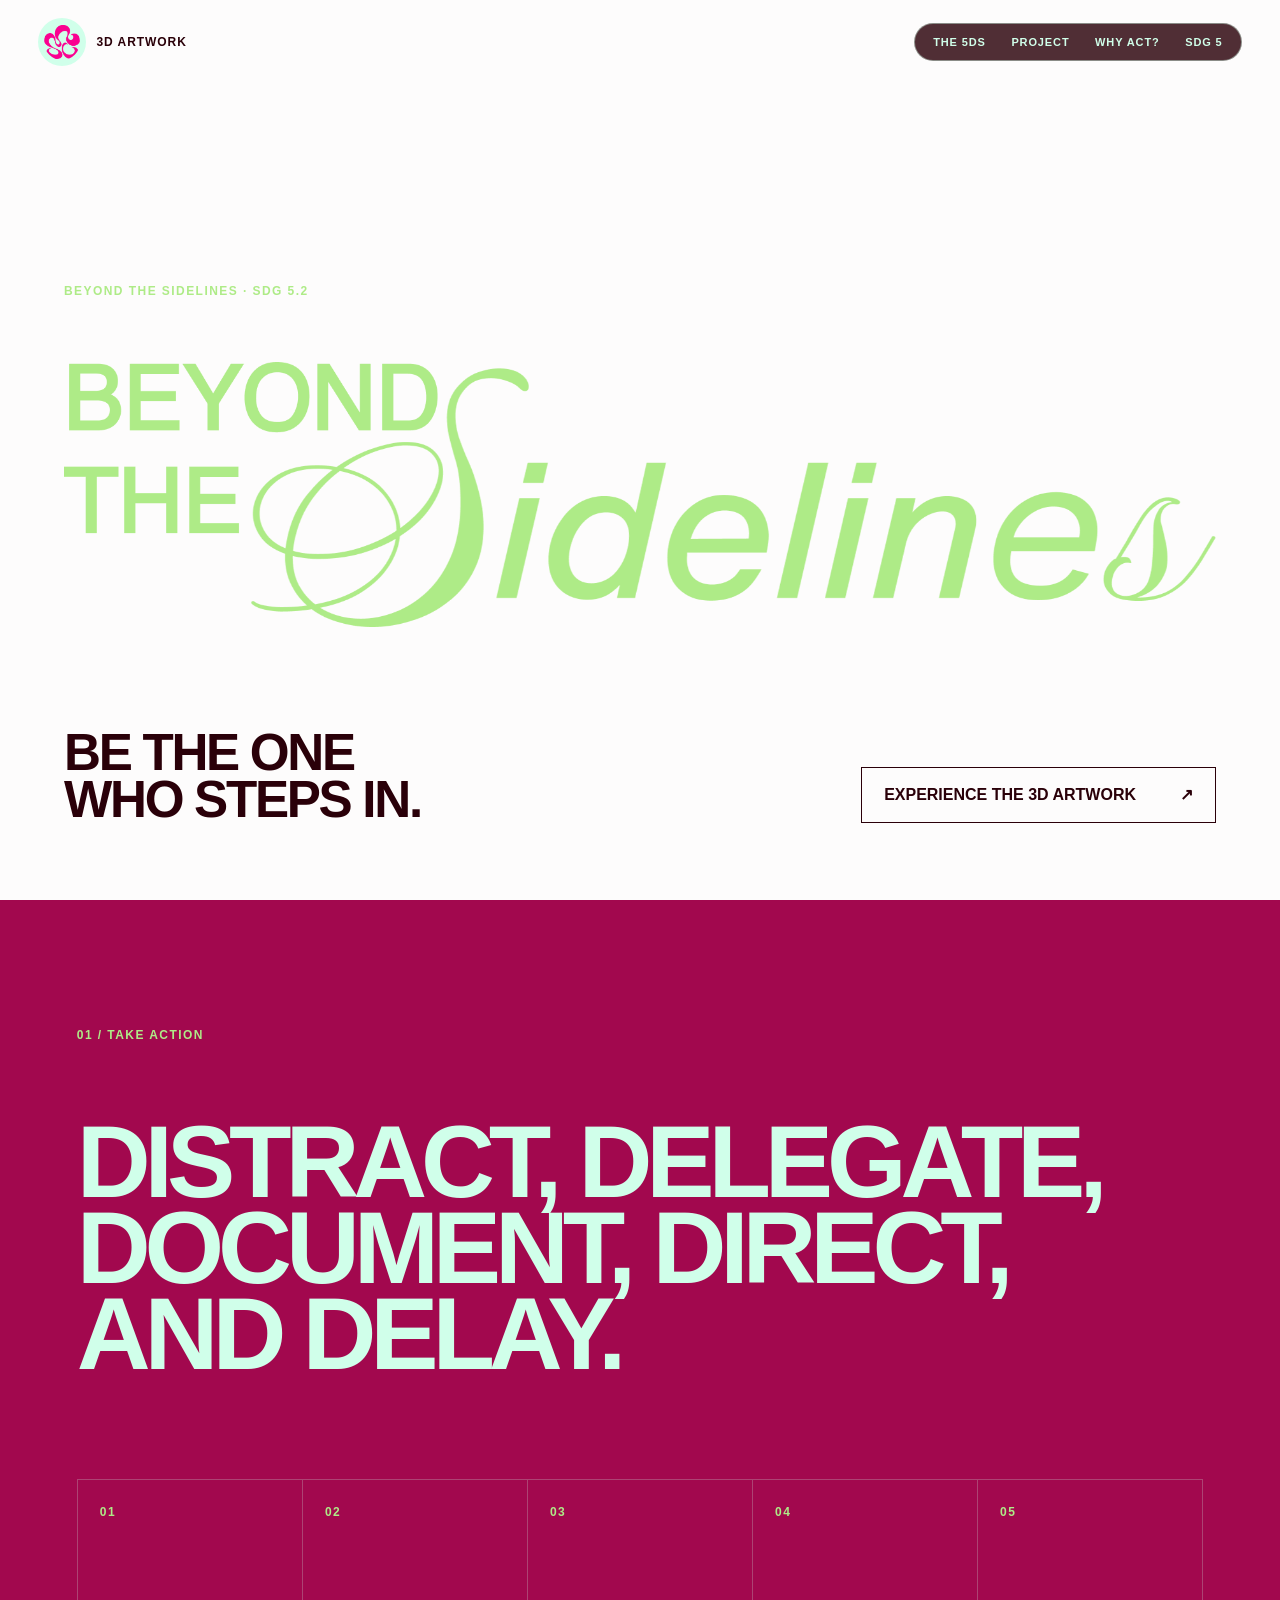
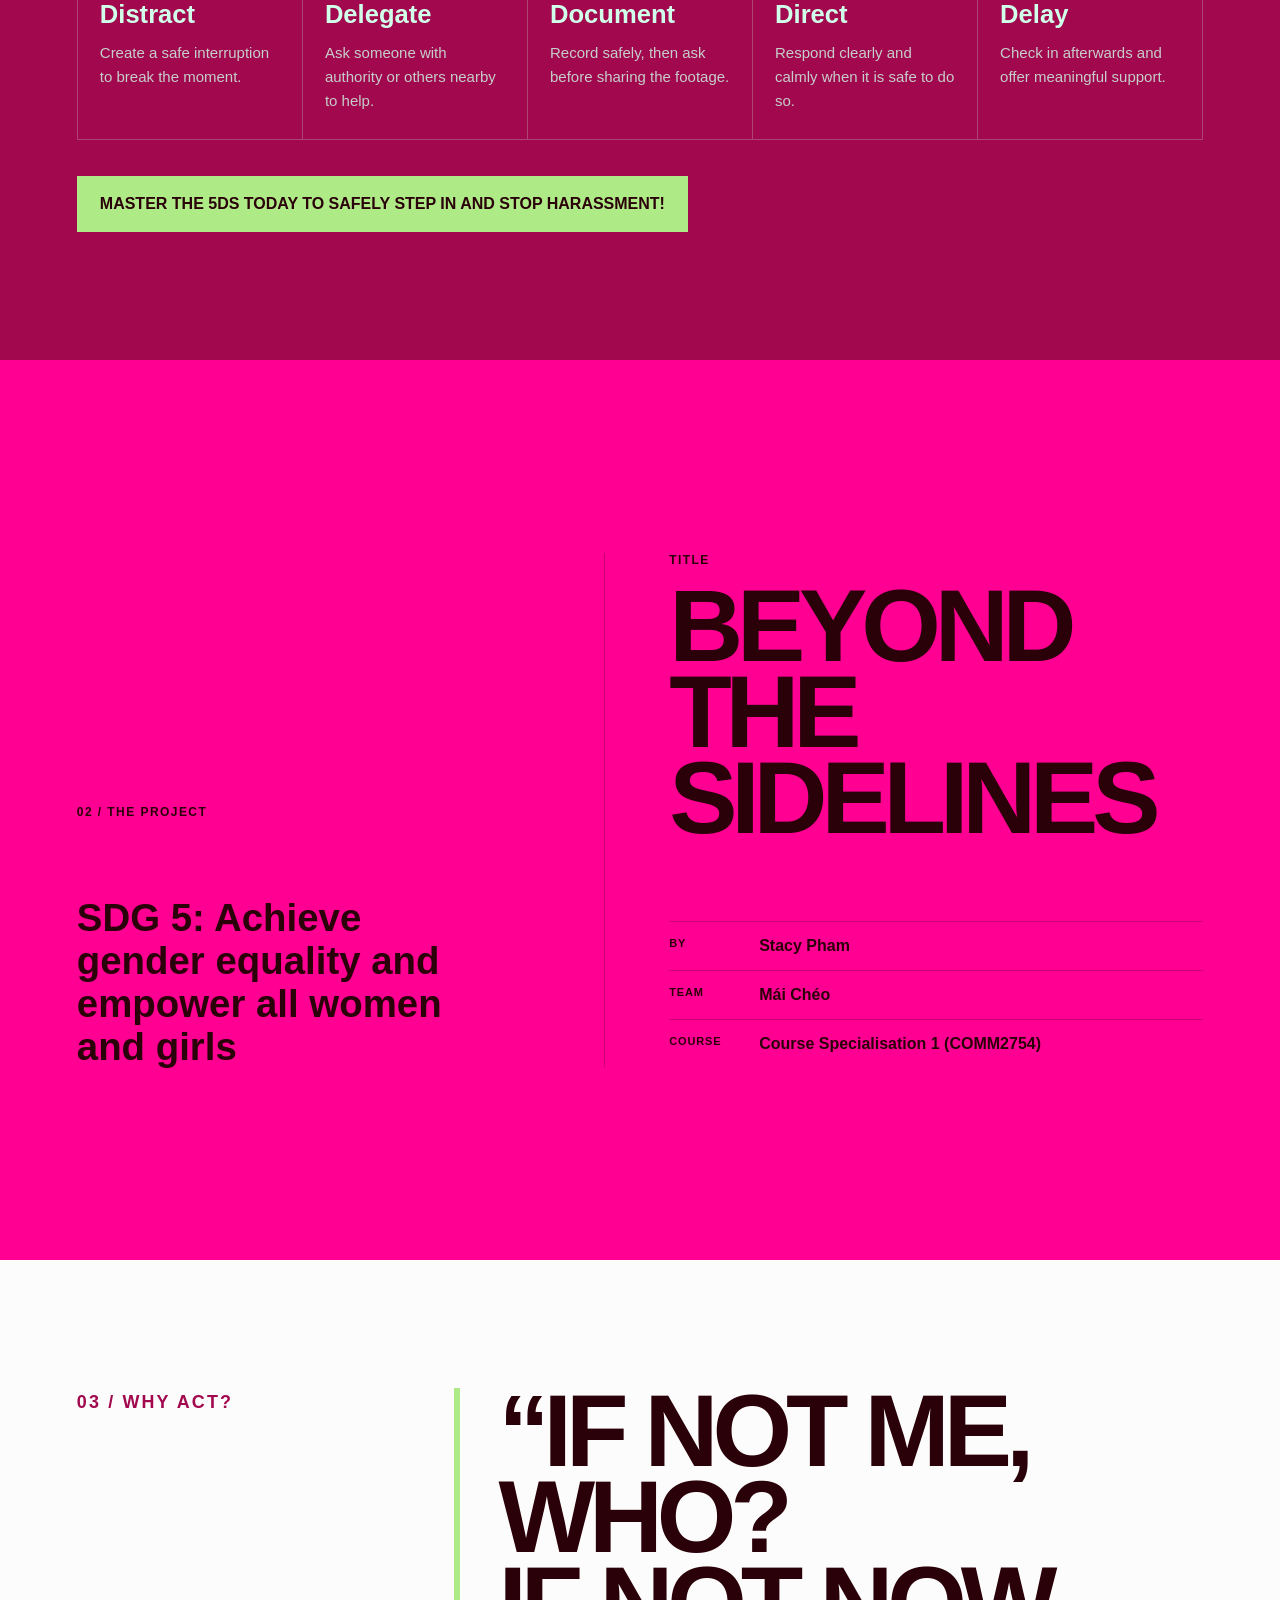
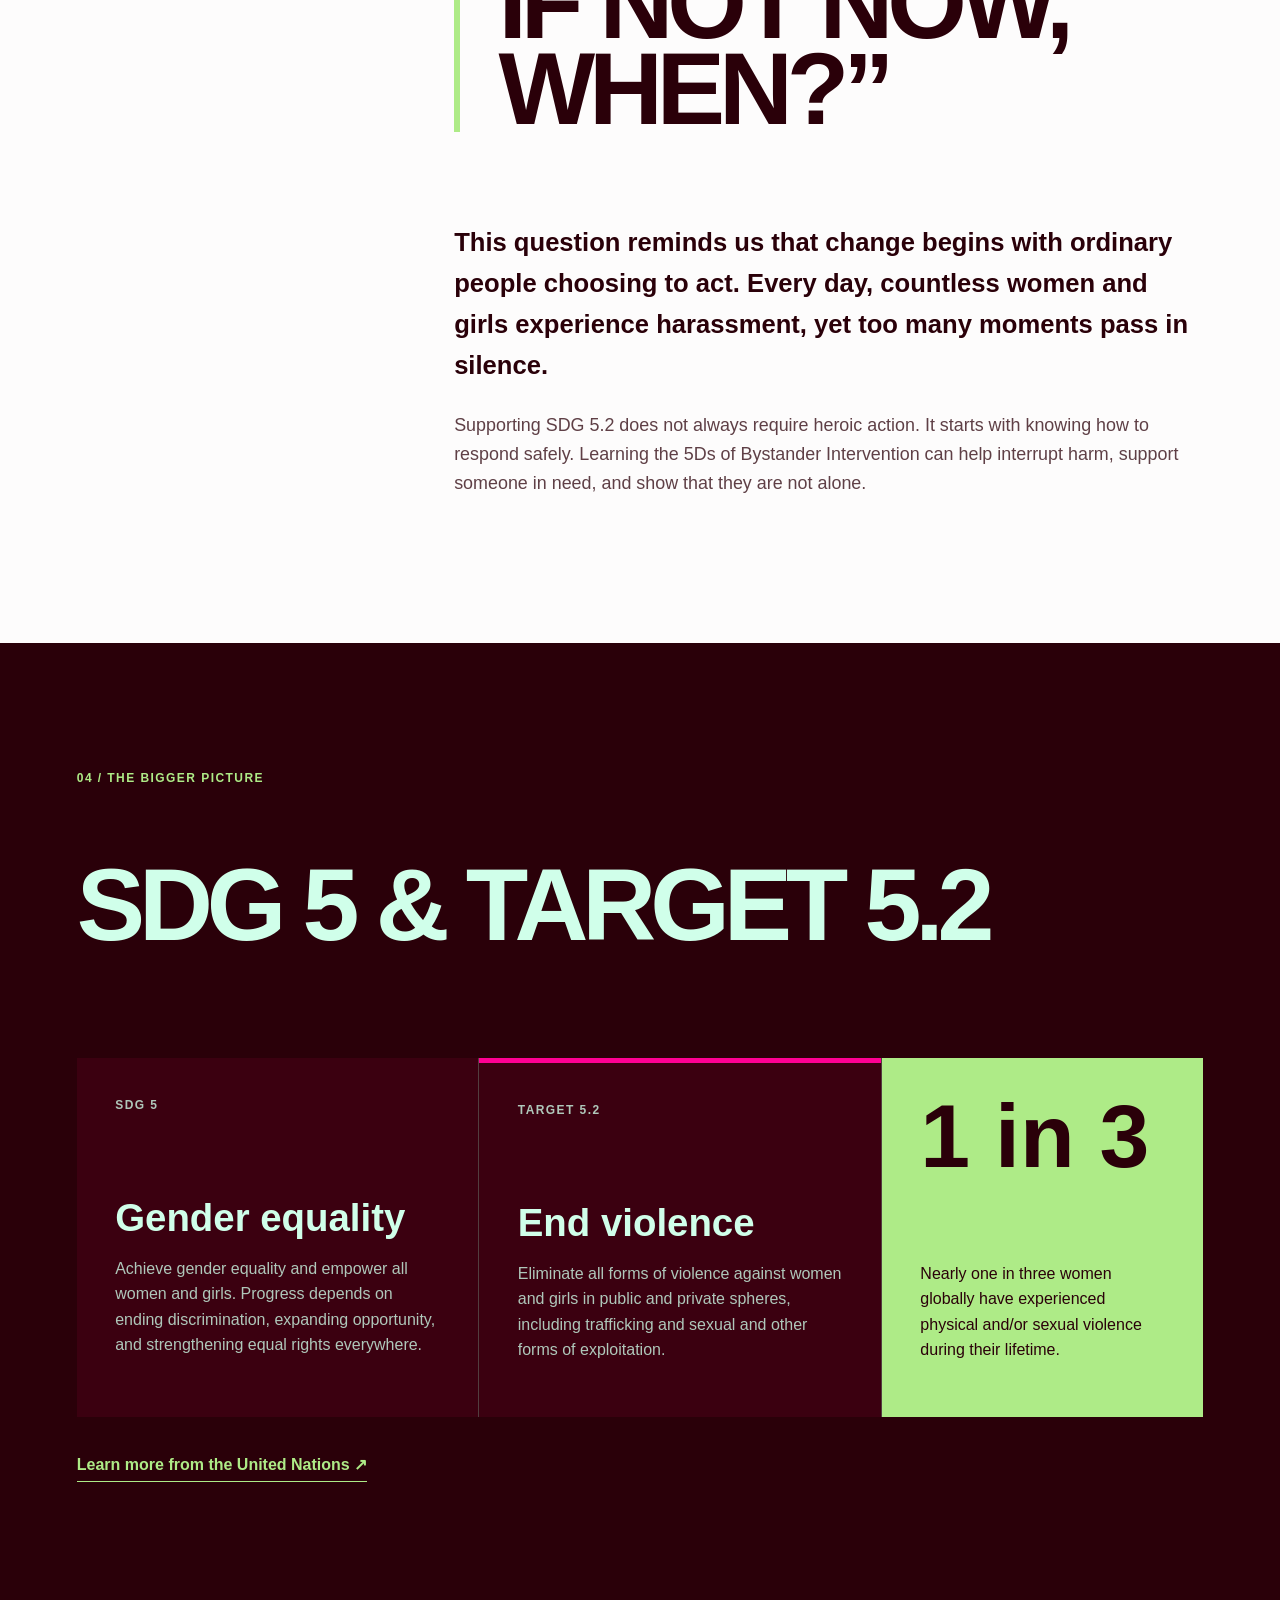
<file: website/project.html>
<!doctype html>
<html lang="en">
  <head>
    <meta charset="utf-8" />
    <meta name="viewport" content="width=device-width, initial-scale=1" />
    <meta
      name="description"
      content="Beyond the Sidelines — an SDG 5 project about safe bystander intervention."
    />
    <title>Beyond the Sidelines | SDG 5</title>
    <link rel="stylesheet" href="./project.css?v=2" />
  </head>

  <body>
    <header class="site-header">
      <a class="brand-link" href="../index.html" aria-label="Open the 3D artwork">
        <img src="../assets/navigation-mark.png" alt="" />
        <span>3D artwork</span>
      </a>
      <nav aria-label="Primary navigation">
        <a href="#five-ds">The 5Ds</a>
        <a href="#project">Project</a>
        <a href="#why-act">Why act?</a>
        <a href="#sdg5">SDG 5</a>
      </nav>
    </header>

    <main>
      <section class="hero" aria-labelledby="landing-title">
        <div class="hero-copy">
          <p class="eyebrow">Beyond the Sidelines · SDG 5.2</p>
          <h1 id="landing-title" class="project-name-heading">
            <img
              src="../assets/beyond-the-sidelines-header.png"
              alt="Beyond the Sidelines"
            />
          </h1>
          <div class="hero-bottom">
            <p class="hero-statement">Be the one<br />who steps in.</p>
            <a class="outline-link" href="../index.html">
              Experience the 3D artwork <span aria-hidden="true">↗</span>
            </a>
          </div>
        </div>
      </section>

      <section class="section section-five-ds" id="five-ds" aria-labelledby="five-ds-title">
        <div class="section-inner">
          <p class="section-number">01 / Take action</p>
          <h2 id="five-ds-title">Distract, Delegate,<br />Document, Direct,<br />and Delay.</h2>
          <div class="five-ds-grid">
            <article><span>01</span><strong>Distract</strong><p>Create a safe interruption to break the moment.</p></article>
            <article><span>02</span><strong>Delegate</strong><p>Ask someone with authority or others nearby to help.</p></article>
            <article><span>03</span><strong>Document</strong><p>Record safely, then ask before sharing the footage.</p></article>
            <article><span>04</span><strong>Direct</strong><p>Respond clearly and calmly when it is safe to do so.</p></article>
            <article><span>05</span><strong>Delay</strong><p>Check in afterwards and offer meaningful support.</p></article>
          </div>
          <a class="filled-link" href="#project">
            Master the 5Ds today to safely step in and stop harassment!
          </a>
        </div>
      </section>

      <section class="section section-project" id="project" aria-labelledby="project-title">
        <div class="section-inner project-layout">
          <div>
            <p class="section-number">02 / The project</p>
            <p class="sdg-heading">SDG 5: Achieve gender equality and empower all women and girls</p>
          </div>
          <div class="project-card">
            <p class="project-label">Title</p>
            <h2 id="project-title">Beyond<br />the Sidelines</h2>
            <dl>
              <div><dt>By</dt><dd>Stacy Pham</dd></div>
              <div><dt>Team</dt><dd>Mái Chéo</dd></div>
              <div><dt>Course</dt><dd>Course Specialisation 1 (COMM2754)</dd></div>
            </dl>
          </div>
        </div>
      </section>

      <section class="section section-quote" id="why-act" aria-labelledby="quote-title">
        <div class="section-inner quote-layout">
          <p class="section-number">03 / Why act?</p>
          <div>
            <h2 id="quote-title">“If not me, who?<br />If not now, when?”</h2>
            <p class="lead">
              This question reminds us that change begins with ordinary people choosing to act. Every day,
              countless women and girls experience harassment, yet too many moments pass in silence.
            </p>
            <p>
              Supporting SDG 5.2 does not always require heroic action. It starts with knowing how to respond
              safely. Learning the 5Ds of Bystander Intervention can help interrupt harm, support someone in
              need, and show that they are not alone.
            </p>
          </div>
        </div>
      </section>

      <section class="section section-info" id="sdg5" aria-labelledby="sdg5-title">
        <div class="section-inner">
          <p class="section-number">04 / The bigger picture</p>
          <h2 id="sdg5-title">SDG 5 &amp; Target 5.2</h2>
          <div class="info-grid">
            <article>
              <p class="info-index">SDG 5</p>
              <h3>Gender equality</h3>
              <p>
                Achieve gender equality and empower all women and girls. Progress depends on ending
                discrimination, expanding opportunity, and strengthening equal rights everywhere.
              </p>
            </article>
            <article class="target-card">
              <p class="info-index">Target 5.2</p>
              <h3>End violence</h3>
              <p>
                Eliminate all forms of violence against women and girls in public and private spheres,
                including trafficking and sexual and other forms of exploitation.
              </p>
            </article>
            <article class="stat-card">
              <strong>1 in 3</strong>
              <p>
                Nearly one in three women globally have experienced physical and/or sexual violence during
                their lifetime.
              </p>
            </article>
          </div>
          <a
            class="sdg-link"
            href="https://sdgs.un.org/goals/goal5"
            target="_blank"
            rel="noopener noreferrer"
          >
            Learn more from the United Nations <span aria-hidden="true">↗</span>
          </a>
        </div>
      </section>
    </main>
  </body>
</html>
</file>
<file: website/project.css>
:root {
  color-scheme: dark;
  --pink: #ff0093;
  --wine: #a2084e;
  --dark: #2a0009;
  --mint: #d0ffea;
  --green: #aeeb87;
  --paper: #fdfcfc;
  --line-light: rgba(208, 255, 234, 0.24);
  --line-dark: rgba(42, 0, 9, 0.24);
}

* {
  box-sizing: border-box;
}

html {
  scroll-behavior: smooth;
  scroll-snap-type: y proximity;
}

body {
  margin: 0;
  overflow-x: hidden;
  background: var(--dark);
  color: var(--mint);
  font-family: Helvetica, Arial, sans-serif;
}

a {
  color: inherit;
}

.site-header {
  position: fixed;
  top: 0;
  left: 0;
  z-index: 10;
  display: flex;
  width: 100%;
  padding: 18px clamp(18px, 3vw, 46px);
  align-items: center;
  justify-content: space-between;
  pointer-events: none;
}

.site-header a {
  pointer-events: auto;
}

.brand-link {
  display: inline-flex;
  align-items: center;
  gap: 10px;
  color: var(--dark);
  font-size: 12px;
  font-weight: 700;
  letter-spacing: 0.08em;
  text-decoration: none;
  text-transform: uppercase;
}

.brand-link img {
  width: 48px;
  height: 48px;
  padding: 6px;
  border-radius: 50%;
  background: var(--mint);
  object-fit: contain;
}

.site-header nav {
  display: flex;
  padding: 12px 18px;
  gap: clamp(14px, 2vw, 30px);
  border: 1px solid rgba(208, 255, 234, 0.45);
  border-radius: 999px;
  background: rgba(42, 0, 9, 0.82);
  color: var(--mint);
  backdrop-filter: blur(12px);
  -webkit-backdrop-filter: blur(12px);
}

.site-header nav a {
  font-size: 11px;
  font-weight: 700;
  letter-spacing: 0.08em;
  text-decoration: none;
  text-transform: uppercase;
}

.hero,
.section {
  min-height: 100svh;
  scroll-snap-align: start;
}

.hero {
  display: flex;
  align-items: flex-end;
  background: var(--paper);
  color: var(--green);
}

.hero-copy {
  width: 100%;
  padding: clamp(110px, 12vw, 170px) clamp(22px, 5vw, 80px) clamp(40px, 6vw, 86px);
}

.eyebrow,
.section-number,
.project-label,
.info-index,
.five-ds-grid article > span {
  margin: 0;
  font-size: 12px;
  font-weight: 700;
  letter-spacing: 0.12em;
  text-transform: uppercase;
}

.project-name-heading {
  width: 100%;
  margin: clamp(30px, 5vw, 70px) 0 0;
}

.project-name-heading img {
  display: block;
  width: min(100%, 1808px);
  height: auto;
}

.hero-bottom {
  display: grid;
  margin-top: clamp(55px, 8vw, 110px);
  gap: 34px;
  grid-template-columns: minmax(0, 1fr) auto;
  align-items: end;
  color: var(--dark);
}

.hero-statement {
  margin: 0;
  font-size: clamp(2rem, 4vw, 4.6rem);
  font-weight: 700;
  line-height: 0.92;
  letter-spacing: -0.045em;
  text-transform: uppercase;
}

.outline-link,
.filled-link {
  display: inline-flex;
  min-height: 56px;
  padding: 15px 22px;
  align-items: center;
  justify-content: space-between;
  gap: 44px;
  border: 1px solid currentColor;
  font-weight: 700;
  line-height: 1.25;
  text-decoration: none;
  text-transform: uppercase;
}

.section {
  display: flex;
  padding: clamp(90px, 10vw, 150px) clamp(22px, 6vw, 96px);
  align-items: center;
}

.section-inner {
  width: min(1500px, 100%);
  margin: 0 auto;
}

.section h2 {
  margin: 0;
  font-size: clamp(3.4rem, 8vw, 8.5rem);
  font-weight: 700;
  line-height: 0.84;
  letter-spacing: -0.06em;
  text-transform: uppercase;
}

.section-number {
  margin-bottom: clamp(36px, 6vw, 80px);
}

.section-five-ds {
  background: var(--wine);
}

.section-five-ds .section-number,
.five-ds-grid article > span {
  color: var(--green);
}

.section-five-ds h2 {
  max-width: 1150px;
}

.five-ds-grid {
  display: grid;
  margin-top: clamp(56px, 8vw, 110px);
  border-top: 1px solid var(--line-light);
  border-left: 1px solid var(--line-light);
  grid-template-columns: repeat(5, minmax(0, 1fr));
}

.five-ds-grid article {
  min-height: 260px;
  padding: 22px;
  border-right: 1px solid var(--line-light);
  border-bottom: 1px solid var(--line-light);
}

.five-ds-grid strong {
  display: block;
  margin-top: 80px;
  font-size: clamp(1.4rem, 2vw, 2.2rem);
}

.five-ds-grid p,
.section-quote p,
.info-grid p {
  line-height: 1.6;
}

.five-ds-grid p {
  margin: 12px 0 0;
  color: rgba(208, 255, 234, 0.8);
  font-size: 15px;
}

.filled-link {
  margin-top: 36px;
  border-color: var(--green);
  background: var(--green);
  color: var(--dark);
}

.section-project {
  background: var(--pink);
  color: var(--dark);
}

.project-layout {
  display: grid;
  gap: clamp(60px, 10vw, 160px);
  grid-template-columns: 0.8fr 1.2fr;
  align-items: end;
}

.sdg-heading {
  max-width: 590px;
  margin: 0;
  font-size: clamp(1.5rem, 3vw, 3.2rem);
  font-weight: 700;
  line-height: 1.12;
}

.project-card {
  padding-left: clamp(0px, 5vw, 90px);
  border-left: 1px solid var(--line-dark);
}

.project-label {
  color: var(--dark);
}

.project-card h2 {
  margin-top: 16px;
  color: var(--dark);
}

dl {
  margin: clamp(42px, 7vw, 80px) 0 0;
}

dl div {
  display: grid;
  padding: 15px 0;
  border-top: 1px solid var(--line-dark);
  grid-template-columns: 90px 1fr;
}

dt {
  font-size: 11px;
  font-weight: 700;
  letter-spacing: 0.08em;
  text-transform: uppercase;
}

dd {
  margin: 0;
  font-weight: 700;
}

.section-quote {
  background: var(--paper);
  color: var(--dark);
}

.quote-layout {
  display: grid;
  gap: clamp(50px, 9vw, 150px);
  grid-template-columns: 0.35fr 1fr;
}

.section-quote .section-number {
  color: var(--wine);
}

.section-quote h2 {
  padding-left: clamp(18px, 3vw, 42px);
  border-left: 6px solid var(--green);
}

.section-quote p {
  max-width: 780px;
  color: rgba(42, 0, 9, 0.75);
  font-size: clamp(1rem, 1.4vw, 1.25rem);
}

.section-quote .lead {
  margin-top: clamp(48px, 7vw, 90px);
  color: var(--dark);
  font-size: clamp(1.3rem, 2vw, 2rem);
  font-weight: 700;
}

.section-info {
  background: var(--dark);
}

.section-info .section-number,
.info-index {
  color: var(--green);
}

.info-grid {
  display: grid;
  margin-top: clamp(56px, 9vw, 110px);
  gap: 1px;
  background: var(--line-light);
  grid-template-columns: 1fr 1fr 0.8fr;
}

.info-grid article {
  min-height: 330px;
  padding: clamp(24px, 3vw, 44px);
  background: #3b0010;
}

.info-grid h3 {
  margin: 80px 0 0;
  font-size: clamp(1.8rem, 3vw, 3rem);
}

.info-grid p {
  color: rgba(208, 255, 234, 0.78);
}

.target-card {
  border-top: 5px solid var(--pink);
}

.stat-card {
  display: flex;
  flex-direction: column;
  justify-content: space-between;
  background: var(--green) !important;
  color: var(--dark);
}

.stat-card strong {
  font-size: clamp(4rem, 7vw, 7rem);
  line-height: 0.9;
}

.stat-card p {
  color: var(--dark);
}

.sdg-link {
  display: inline-block;
  margin-top: 38px;
  padding-bottom: 7px;
  border-bottom: 1px solid var(--green);
  color: var(--green);
  font-weight: 700;
  text-decoration: none;
}

.brand-link,
.site-header nav a,
.outline-link,
.filled-link,
.sdg-link {
  transition: opacity 180ms ease, transform 180ms ease;
}

.brand-link:hover,
.site-header nav a:hover,
.outline-link:hover,
.filled-link:hover,
.sdg-link:hover {
  opacity: 0.7;
}

.brand-link:focus-visible,
.site-header nav a:focus-visible,
.outline-link:focus-visible,
.filled-link:focus-visible,
.sdg-link:focus-visible {
  outline: 3px solid var(--pink);
  outline-offset: 4px;
}

@media (max-width: 1050px) {
  .site-header nav {
    display: none;
  }

  .hero-bottom,
  .project-layout,
  .quote-layout {
    grid-template-columns: 1fr;
  }

  .five-ds-grid,
  .info-grid {
    grid-template-columns: 1fr;
  }

  .five-ds-grid article,
  .info-grid article {
    min-height: auto;
  }

  .five-ds-grid strong,
  .info-grid h3 {
    margin-top: 42px;
  }

  .project-card {
    padding-left: 0;
    padding-top: 44px;
    border-top: 1px solid var(--line-dark);
    border-left: 0;
  }
}

@media (max-width: 620px) {
  .site-header {
    padding: 12px;
  }

  .brand-link span {
    position: absolute;
    width: 1px;
    height: 1px;
    overflow: hidden;
    clip-path: inset(50%);
  }

  .outline-link,
  .filled-link {
    width: 100%;
  }

  dl div {
    grid-template-columns: 70px 1fr;
  }
}

@media (prefers-reduced-motion: reduce) {
  html {
    scroll-behavior: auto;
  }

  *,
  *::before,
  *::after {
    transition-duration: 0.01ms !important;
  }
}
</file>
